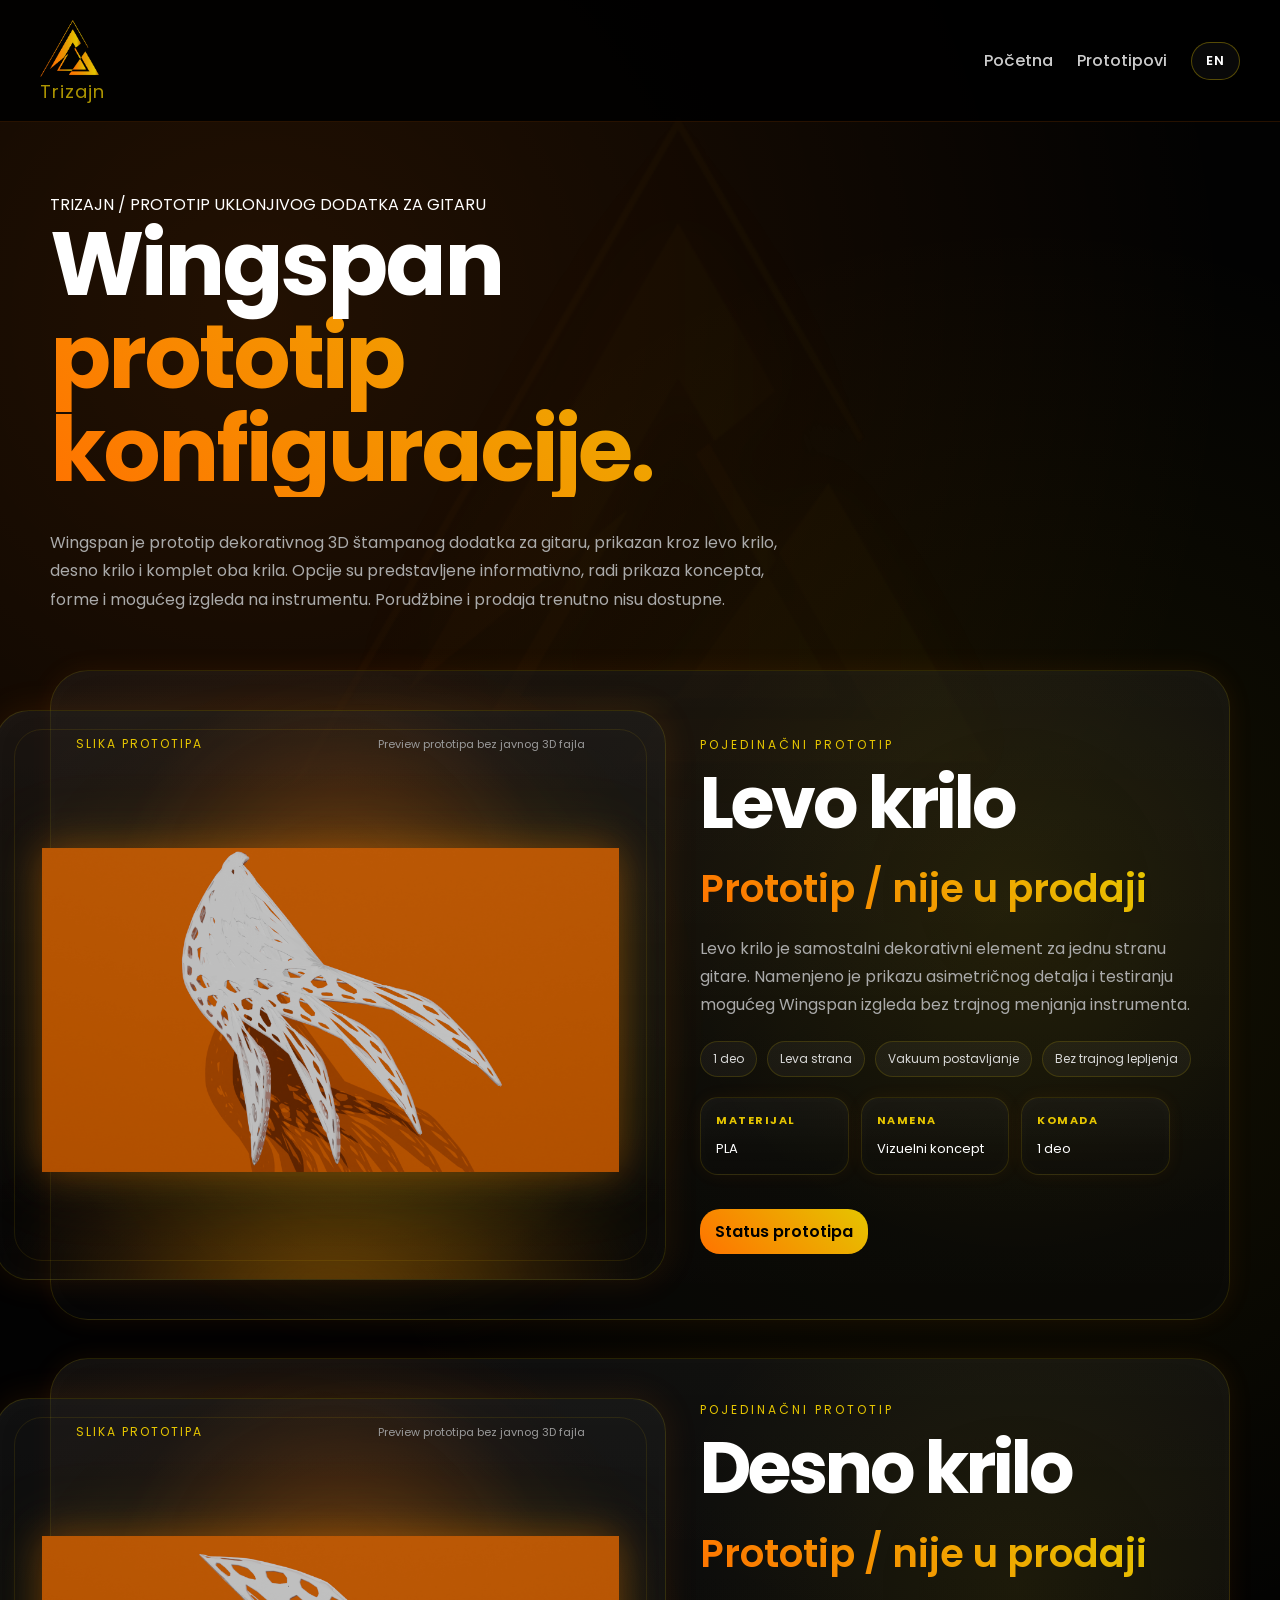
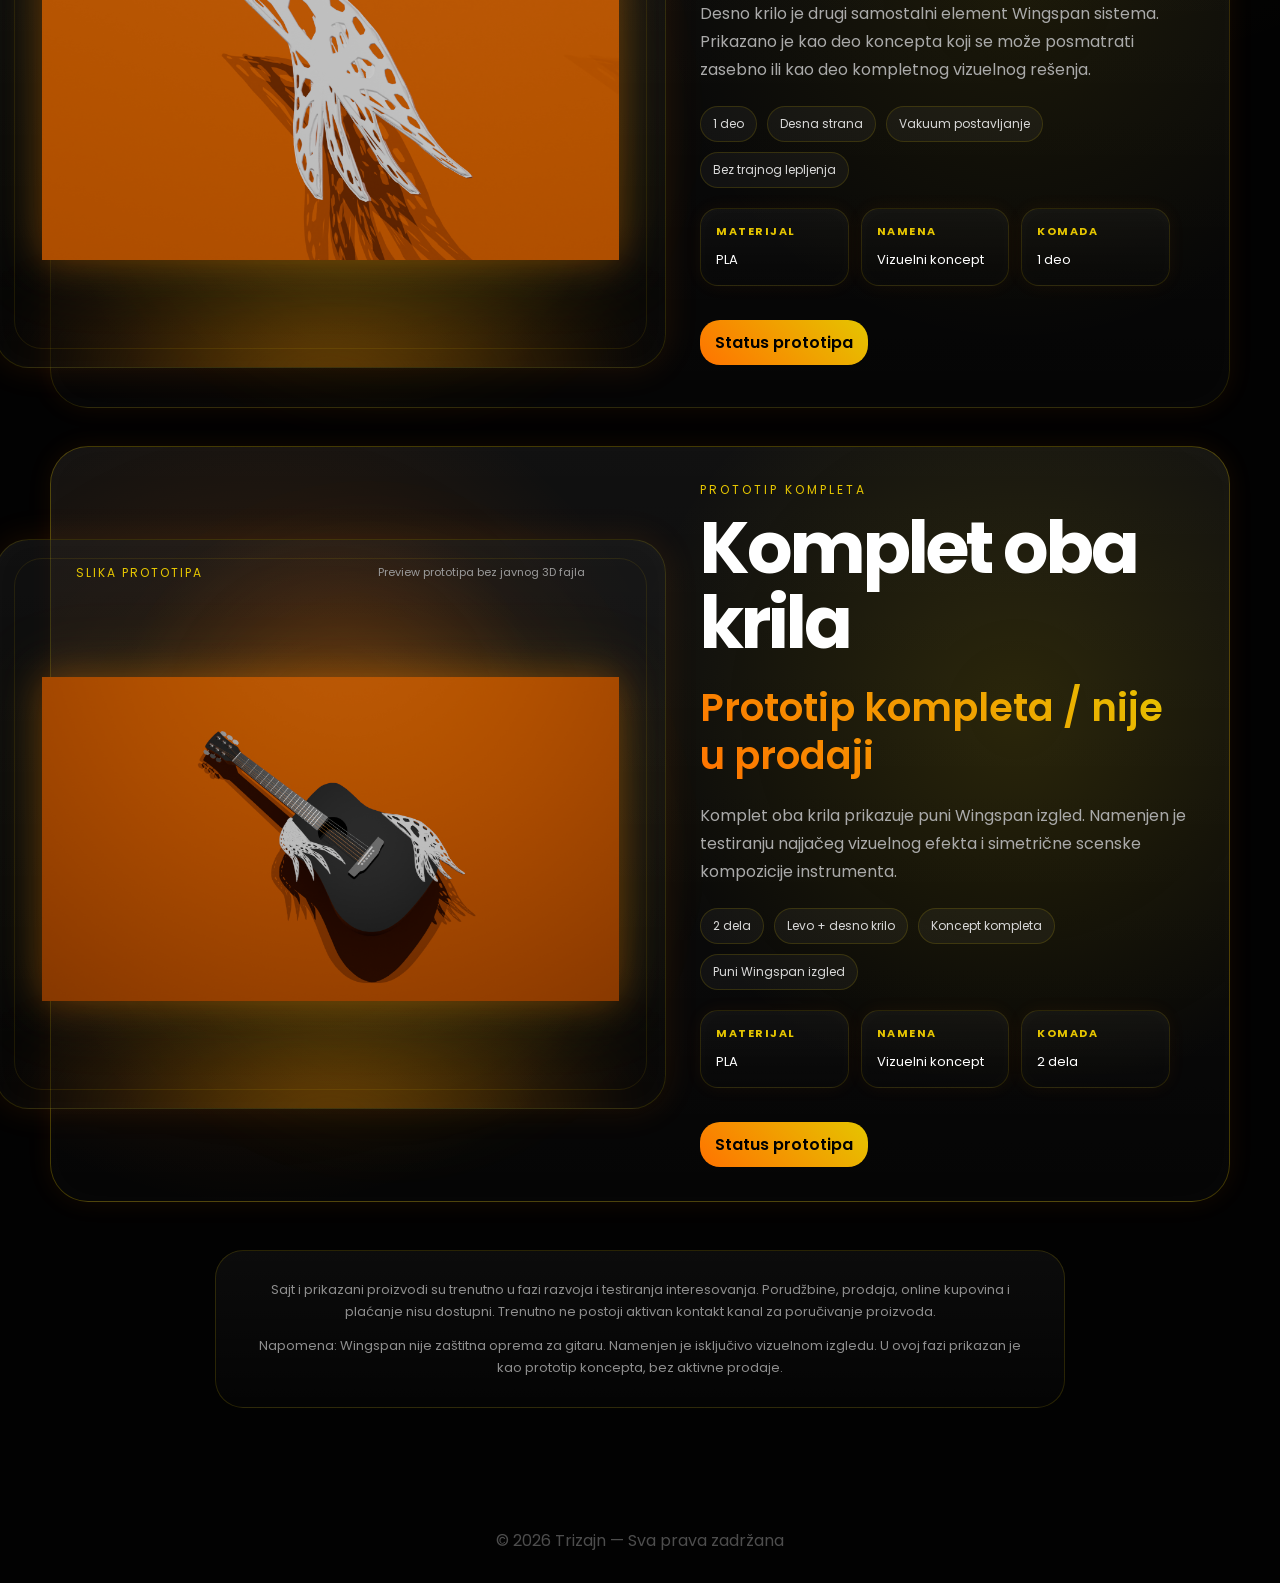
<file: product1.html>
<!DOCTYPE html>
<html lang="sr">

<head>
    <meta charset="UTF-8">
    <meta name="viewport" content="width=device-width, initial-scale=1.0">
    <title>Wingspan prototipovi za gitaru | Trizajn</title>

    <link rel="stylesheet" href="style.css">

    <link href="https://fonts.googleapis.com/css2?family=Poppins:wght@300;400;600;700&display=swap" rel="stylesheet">
</head>

<body class="catalog-page">

<header>
    <div class="logo-container">
        <img src="slike/TrizajnLogoSajt.png" alt="Trizajn logo" class="logo-img">
        <div class="logo-text">Trizajn</div>
    </div>

    <nav>
        <a href="index.html" data-i18n="nav.home">Početna</a>
        <a href="product1.html" data-i18n="nav.products">Prototipovi</a>
        <button class="lang-btn" id="langToggle" type="button" aria-label="Switch language">EN</button>
    </nav>
</header>

<main class="products-editorial product-offers-page">

    <section class="offers-intro">
        <p class="catalog-label" data-i18n="offers.label">
            TRIZAJN / PROTOTIP UKLONJIVOG DODATKA ZA GITARU
        </p>

        <h1 data-i18n-html="offers.title">
            Wingspan
            <span>prototip konfiguracije.</span>
        </h1>

        <p data-i18n="offers.description">
            Wingspan je prototip dekorativnog 3D štampanog dodatka za gitaru,
            prikazan kroz levo krilo, desno krilo i komplet oba krila. Opcije su
            predstavljene informativno, radi prikaza koncepta, forme i mogućeg izgleda
            na instrumentu. Porudžbine i prodaja trenutno nisu dostupne.
        </p>
    </section>

    <section class="offers-list">

        <article class="offer-row">
            <div class="offer-visual">
                <div class="offer-glow"></div>

                <div class="offer-image-card">
                    <div class="offer-image-label">
                        <span data-i18n="offers.previewLabel">Slika prototipa</span>
                        <small data-i18n="offers.previewNote">Preview prototipa bez javnog 3D fajla</small>
                    </div>

                    <img
                        src="slike/leftwing.png"
                        alt="Wingspan levo krilo za gitaru"
                        class="offer-product-img"
                        loading="lazy"
                        decoding="async">
                </div>
            </div>

            <div class="offer-copy">
                <p class="offer-kicker" data-i18n="offers.left.kicker">
                    Pojedinačni prototip
                </p>

                <h2 data-i18n="offers.left.title">
                    Levo krilo
                </h2>

                <p class="price offer-price" data-i18n="offers.left.price">
                    Prototip / nije u prodaji
                </p>

                <p data-i18n="offers.left.description">
                    Levo krilo je samostalni dekorativni element za jednu stranu gitare.
                    Namenjeno je prikazu asimetričnog detalja i testiranju mogućeg
                    Wingspan izgleda bez trajnog menjanja instrumenta.
                </p>

                <div class="product-highlights">
                    <span data-i18n="offers.left.featureOne">1 deo</span>
                    <span data-i18n="offers.left.featureTwo">Leva strana</span>
                    <span data-i18n="offers.left.featureThree">Vakuum postavljanje</span>
                    <span data-i18n="offers.left.featureFour">Bez trajnog lepljenja</span>
                </div>

                <div class="product-info-grid">
                    <div>
                        <strong data-i18n="offers.info.materialLabel">Materijal</strong>
                        <span data-i18n="offers.info.materialValue">PLA</span>
                    </div>

                    <div>
                        <strong data-i18n="offers.info.purposeLabel">Namena</strong>
                        <span data-i18n="offers.info.purposeValue">Vizuelni koncept</span>
                    </div>

                    <div>
                        <strong data-i18n="offers.left.partsLabel">Komada</strong>
                        <span data-i18n="offers.left.partsValue">1 deo</span>
                    </div>
                </div>

                <a href="#prototype-note" class="btn" data-i18n="offers.contact">
                    Status prototipa
                </a>
            </div>
        </article>

        <article class="offer-row">
            <div class="offer-visual">
                <div class="offer-glow"></div>

                <div class="offer-image-card">
                    <div class="offer-image-label">
                        <span data-i18n="offers.previewLabel">Slika prototipa</span>
                        <small data-i18n="offers.previewNote">Preview prototipa bez javnog 3D fajla</small>
                    </div>

                    <img
                        src="slike/rightwing.png"
                        alt="Wingspan desno krilo za gitaru"
                        class="offer-product-img"
                        loading="lazy"
                        decoding="async">
                </div>
            </div>

            <div class="offer-copy">
                <p class="offer-kicker" data-i18n="offers.right.kicker">
                    Pojedinačni prototip
                </p>

                <h2 data-i18n="offers.right.title">
                    Desno krilo
                </h2>

                <p class="price offer-price" data-i18n="offers.right.price">
                    Prototip / nije u prodaji
                </p>

                <p data-i18n="offers.right.description">
                    Desno krilo je drugi samostalni element Wingspan sistema.
                    Prikazano je kao deo koncepta koji se može posmatrati zasebno
                    ili kao deo kompletnog vizuelnog rešenja.
                </p>

                <div class="product-highlights">
                    <span data-i18n="offers.right.featureOne">1 deo</span>
                    <span data-i18n="offers.right.featureTwo">Desna strana</span>
                    <span data-i18n="offers.right.featureThree">Vakuum postavljanje</span>
                    <span data-i18n="offers.right.featureFour">Bez trajnog lepljenja</span>
                </div>

                <div class="product-info-grid">
                    <div>
                        <strong data-i18n="offers.info.materialLabel">Materijal</strong>
                        <span data-i18n="offers.info.materialValue">PLA</span>
                    </div>

                    <div>
                        <strong data-i18n="offers.info.purposeLabel">Namena</strong>
                        <span data-i18n="offers.info.purposeValue">Vizuelni koncept</span>
                    </div>

                    <div>
                        <strong data-i18n="offers.right.partsLabel">Komada</strong>
                        <span data-i18n="offers.right.partsValue">1 deo</span>
                    </div>
                </div>

                <a href="#prototype-note" class="btn" data-i18n="offers.contact">
                    Status prototipa
                </a>
            </div>
        </article>

        <article class="offer-row bundle-offer">
            <div class="offer-visual">
                <div class="offer-glow"></div>

                <div class="offer-image-card">
                    <div class="offer-image-label">
                        <span data-i18n="offers.previewLabel">Slika prototipa</span>
                        <small data-i18n="offers.previewNote">Preview prototipa bez javnog 3D fajla</small>
                    </div>

                    <img
                        src="slike/g1.png"
                        alt="Wingspan komplet oba krila za gitaru"
                        class="offer-product-img"
                        loading="lazy"
                        decoding="async">
                </div>
            </div>

            <div class="offer-copy">
                <p class="offer-kicker" data-i18n="offers.bundle.kicker">
                    Prototip kompleta
                </p>

                <h2 data-i18n="offers.bundle.title">
                    Komplet oba krila
                </h2>

                <p class="price offer-price" data-i18n="offers.bundle.price">
                    Prototip kompleta / nije u prodaji
                </p>

                <p data-i18n="offers.bundle.description">
                    Komplet oba krila prikazuje puni Wingspan izgled. Namenjen je
                    testiranju najjačeg vizuelnog efekta i simetrične scenske
                    kompozicije instrumenta.
                </p>

                <div class="product-highlights">
                    <span data-i18n="offers.bundle.featureOne">2 dela</span>
                    <span data-i18n="offers.bundle.featureTwo">Levo + desno krilo</span>
                    <span data-i18n="offers.bundle.featureThree">Koncept kompleta</span>
                    <span data-i18n="offers.bundle.featureFour">Puni Wingspan izgled</span>
                </div>

                <div class="product-info-grid">
                    <div>
                        <strong data-i18n="offers.info.materialLabel">Materijal</strong>
                        <span data-i18n="offers.info.materialValue">PLA</span>
                    </div>

                    <div>
                        <strong data-i18n="offers.info.purposeLabel">Namena</strong>
                        <span data-i18n="offers.info.purposeValue">Vizuelni koncept</span>
                    </div>

                    <div>
                        <strong data-i18n="offers.bundle.partsLabel">Komada</strong>
                        <span data-i18n="offers.bundle.partsValue">2 dela</span>
                    </div>
                </div>

                <a href="#prototype-note" class="btn" data-i18n="offers.contact">
                    Status prototipa
                </a>
            </div>
        </article>

    </section>

    <section id="prototype-note" class="offer-order-note">
        <p data-i18n="offers.orderNote">
            Sajt i prikazani proizvodi su trenutno u fazi razvoja i testiranja interesovanja.
            Porudžbine, prodaja, online kupovina i plaćanje nisu dostupni. Trenutno ne postoji
            aktivan kontakt kanal za poručivanje proizvoda.
        </p>

        <p data-i18n="offers.fitNote">
            Napomena: Wingspan nije zaštitna oprema za gitaru. Namenjen je isključivo
            vizuelnom izgledu. U ovoj fazi prikazan je kao prototip koncepta, bez aktivne prodaje.
        </p>
    </section>

</main>

<footer data-i18n="footer.rights">
    © 2026 Trizajn — Sva prava zadržana
</footer>

<script src="language.js"></script>

</body>
</html>
</file>
<file: style.css>
/* RESET */
* {
    margin: 0;
    padding: 0;
    box-sizing: border-box;
}

/* GLOBAL */
:root {
    --accent: linear-gradient(45deg, #FF7300, #E5C500);
    --accent-solid: #E5C500;
    --yellow: #E5C500;
    --text-muted: #aaa;
}

html {
    scroll-behavior: smooth;
}

body {
    font-family: 'Poppins', sans-serif;
    background: #000;
    color: #fff;
    overflow-x: hidden;
}

/* BACKGROUND LOGO */
body::before {
    content: "";
    position: fixed;
    top: 50%;
    left: 50%;

    width: 700px;
    height: 700px;

    background: url("slike/TrizajnLogoSajt.png") no-repeat center;
    background-size: contain;

    opacity: 0.08;
    pointer-events: none;
    z-index: 0;

    transform: translate(-50%, -50%);

    filter:
        drop-shadow(0 0 20px rgba(255,115,0,0.5))
        drop-shadow(0 0 40px rgba(229,197,0,0.4))
        drop-shadow(0 0 80px rgba(255,115,0,0.3));

    animation: logoGlow 10s ease-in-out infinite;
}

body.home-page::before {
    opacity: 0.035;
}

body.catalog-page::before {
    opacity: 0.025;
}

/* COMMON LAYERS */
header,
.trizajn-home,
.products-editorial,
footer {
    position: relative;
    z-index: 1;
}

/* HEADER */
header {
    display: flex;
    justify-content: space-between;
    align-items: center;

    padding: 20px 40px;

    background: rgba(0,0,0,0.9);
    border-bottom: 1px solid rgba(255,115,0,0.15);
}

.logo-container {
    display: flex;
    flex-direction: column;
    align-items: flex-start;
    line-height: 1;
}

.logo-img {
    height: 57px;
    width: auto;
    object-fit: contain;
}

.logo-text {
    margin-top: 6px;

    color: var(--yellow);
    font-size: 18px;
    letter-spacing: 1px;
    opacity: 0.75;
}

/* NAVIGATION */
nav {
    display: flex;
    align-items: center;
    gap: 24px;
}

nav a {
    color: #fff;
    text-decoration: none;
    opacity: 0.8;
    font-weight: 500;

    transition: 0.2s ease;
}

nav a:hover {
    color: var(--accent-solid);
    opacity: 1;
}

/* LANGUAGE BUTTON */
.lang-btn {
    padding: 8px 14px;

    border-radius: 999px;
    border: 1px solid rgba(229,197,0,0.35);

    background: rgba(255,255,255,0.035);
    color: #fff;

    font-family: 'Poppins', sans-serif;
    font-size: 13px;
    font-weight: 600;
    letter-spacing: 1px;

    cursor: pointer;

    transition:
        transform 0.22s ease,
        border-color 0.22s ease,
        box-shadow 0.22s ease,
        color 0.22s ease;
}

.lang-btn:hover {
    transform: translateY(-2px);
    color: var(--yellow);
    border-color: rgba(255,115,0,0.8);

    box-shadow:
        0 0 18px rgba(255,115,0,0.28),
        0 0 38px rgba(229,197,0,0.12);
}

.lang-btn:active {
    transform: scale(0.96);
}

/* BUTTONS */
.btn {
    display: inline-block;
    margin-top: 10px;
    padding: 10px 15px;

    border-radius: 20px;
    border: none;

    background: var(--accent);
    color: #000;

    text-decoration: none;
    font-weight: 600;
    cursor: pointer;

    transition: 0.2s ease;
}

.btn:hover {
    transform: scale(1.04);
}

.ghost-btn {
    display: inline-block;
    margin-top: 10px;
    padding: 10px 18px;

    border-radius: 22px;
    border: 1px solid rgba(229,197,0,0.35);

    background: rgba(255,255,255,0.03);
    color: #fff;
    text-decoration: none;

    transition: 0.25s ease;
}

.ghost-btn:hover {
    transform: translateY(-2px);
    border-color: rgba(255,115,0,0.8);
    box-shadow: 0 0 20px rgba(255,115,0,0.25);
}

/* PRICE */
.price {
    font-size: 20px;
    font-weight: 600;

    background: var(--accent);
    -webkit-background-clip: text;
    -webkit-text-fill-color: transparent;
}

/* FOOTER */
footer {
    text-align: center;
    padding: 30px;
    color: #4d4d4d;
}

/* HOME PAGE */
.trizajn-home {
    min-height: calc(100vh - 120px);
    overflow: hidden;
}

.trizajn-home::before,
.trizajn-home::after {
    content: "";
    position: absolute;
    pointer-events: none;
    z-index: 0;
}

.trizajn-home::before {
    width: 650px;
    height: 650px;
    right: -180px;
    top: 40px;

    background:
        radial-gradient(circle, rgba(255,115,0,0.35), transparent 60%),
        radial-gradient(circle, rgba(229,197,0,0.2), transparent 65%);

    filter: blur(45px);
}

.trizajn-home::after {
    width: 500px;
    height: 500px;
    left: -160px;
    bottom: -160px;

    background:
        radial-gradient(circle, rgba(229,197,0,0.18), transparent 65%),
        radial-gradient(circle, rgba(255,115,0,0.18), transparent 70%);

    filter: blur(55px);
}

.trizajn-hero {
    min-height: calc(100vh - 120px);
    max-width: 1400px;
    margin: 0 auto;
    padding: 70px 70px 40px;

    display: grid;
    grid-template-columns: 0.95fr 1.05fr;
    align-items: center;
    gap: 40px;

    position: relative;
    z-index: 1;
}

.hero-copy {
    max-width: 560px;
}

.eyebrow {
    margin-bottom: 25px;

    color: var(--yellow);
    font-size: 12px;
    letter-spacing: 4px;
    opacity: 0.9;
}

.hero-copy h1 {
    margin-bottom: 25px;

    font-size: clamp(46px, 6vw, 86px);
    line-height: 1.03;
    font-weight: 600;
}

.hero-copy h1 span {
    display: block;

    background: var(--accent);
    -webkit-background-clip: text;
    -webkit-text-fill-color: transparent;
}

.hero-description {
    max-width: 520px;
    margin-bottom: 30px;

    color: #b8b8b8;
    font-size: 17px;
    line-height: 1.8;
}

.hero-actions {
    display: flex;
    align-items: center;
    gap: 14px;

    margin-bottom: 45px;
}

.hero-stats {
    display: flex;
    flex-wrap: wrap;
    gap: 35px;
}

.hero-stats div {
    min-width: 80px;
}

.hero-stats strong {
    display: block;
    margin-bottom: 4px;

    color: #fff;
    font-size: 22px;
}

.hero-stats span {
    color: #999;
    font-size: 12px;
    letter-spacing: 1px;
    text-transform: uppercase;
}

/* HOME 3D VISUAL */
.hero-visual {
    min-height: 620px;

    display: flex;
    align-items: center;
    justify-content: center;

    position: relative;
    isolation: isolate;
}

.model-glow-shell {
    width: min(680px, 100%);
    height: 620px;

    display: flex;
    align-items: center;
    justify-content: center;

    position: relative;
    isolation: isolate;
}

.model-glow-shell::before {
    content: "";
    position: absolute;

    width: 560px;
    height: 560px;
    border-radius: 50%;

    background:
        radial-gradient(circle at 35% 35%, rgba(229,197,0,0.65), transparent 28%),
        radial-gradient(circle at 65% 45%, rgba(255,115,0,0.75), transparent 38%),
        radial-gradient(circle at 50% 70%, rgba(255,180,0,0.4), transparent 45%),
        radial-gradient(circle, rgba(255,115,0,0.25), transparent 70%);

    filter: blur(42px);
    opacity: 0.85;
    z-index: -2;

    animation: modelGlowPulse 6s ease-in-out infinite;
}

.model-glow-shell::after {
    content: "";
    position: absolute;

    width: 430px;
    height: 430px;
    border-radius: 50%;

    border: 1px solid rgba(229,197,0,0.22);

    box-shadow:
        0 0 35px rgba(255,115,0,0.35),
        inset 0 0 40px rgba(229,197,0,0.12);

    z-index: -1;

    animation: slowRotate 18s linear infinite;
}

.glow-model {
    width: 100%;
    height: 620px;

    background: transparent;

    filter:
        drop-shadow(0 0 18px rgba(255,115,0,0.35))
        drop-shadow(0 0 35px rgba(229,197,0,0.25));
}

/* HOME FLOATING CARDS */
.floating-card {
    position: absolute;
    min-width: 160px;
    padding: 16px 18px;

    border-radius: 18px;
    border: 1px solid rgba(229,197,0,0.18);

    background: rgba(10,10,10,0.62);
    backdrop-filter: blur(18px);

    box-shadow:
        0 0 25px rgba(255,115,0,0.12),
        inset 0 0 18px rgba(255,255,255,0.03);

    z-index: 4;
}

.floating-card span {
    display: block;
    margin-bottom: 7px;

    color: var(--yellow);
    font-size: 11px;
    letter-spacing: 1.5px;
    text-transform: uppercase;
}

.floating-card strong {
    color: #fff;
    font-size: 15px;
    font-weight: 500;
}

.card-top {
    top: 95px;
    right: 40px;
}

.card-middle {
    left: 20px;
    top: 260px;
}

.card-bottom {
    right: 95px;
    bottom: 105px;
}

/* HOME ORBIT LINES */
.orbit-line {
    position: absolute;
    border: 1px solid rgba(229,197,0,0.13);
    border-radius: 50%;
    z-index: -1;
}

.orbit-one {
    width: 620px;
    height: 300px;
    transform: rotate(-18deg);
}

.orbit-two {
    width: 470px;
    height: 220px;
    transform: rotate(28deg);
    border-color: rgba(255,115,0,0.16);
}

/* HOME MINI INFO */
.mini-info {
    max-width: 900px;
    margin: 0 auto 70px;
    padding: 0 30px;

    position: relative;
    z-index: 1;

    text-align: center;
}

.mini-info p {
    color: var(--text-muted);
    font-size: 16px;
    line-height: 1.8;
}

/* PRODUCT PAGE BACKGROUND */
.catalog-page {
    background:
        radial-gradient(circle at 20% 10%, rgba(255,115,0,0.13), transparent 32%),
        radial-gradient(circle at 80% 30%, rgba(229,197,0,0.08), transparent 30%),
        #020202;
}

.products-editorial {
    overflow: visible;
}

/* PRODUCT HERO */
/* PRODUCT OFFERS PAGE */
.product-offers-page {
    max-width: 1500px;
    margin: 0 auto;
    padding: 70px 50px 90px;

    overflow: visible;
}

/* PRODUCT OFFERS INTRO */
.offers-intro {
    max-width: 900px;
    margin-bottom: 55px;
}

.offers-intro h1 {
    margin-bottom: 25px;

    font-size: clamp(48px, 7vw, 112px);
    line-height: 0.88;
    letter-spacing: -5px;
    font-weight: 700;
}

.offers-intro h1 span {
    display: block;

    background: var(--accent);
    -webkit-background-clip: text;
    -webkit-text-fill-color: transparent;
}

.offers-intro p:not(.catalog-label) {
    max-width: 760px;

    color: var(--text-muted);
    font-size: 16px;
    line-height: 1.8;
}

/* PRODUCT OFFER ROWS */
.offers-list {
    display: flex;
    flex-direction: column;
    gap: 38px;
}

.offer-row {
    min-height: 650px;
    padding: 34px;

    display: grid;
    grid-template-columns: 1.08fr 0.92fr;
    align-items: center;
    gap: 34px;

    position: relative;
    overflow: hidden;

    border-radius: 38px;
    border: 1px solid rgba(229,197,0,0.15);

    background:
        radial-gradient(circle at 18% 45%, rgba(255,115,0,0.13), transparent 38%),
        radial-gradient(circle at 82% 35%, rgba(229,197,0,0.08), transparent 34%),
        linear-gradient(180deg, rgba(255,255,255,0.052), rgba(255,255,255,0.014)),
        rgba(0,0,0,0.42);

    box-shadow:
        0 0 26px rgba(255,115,0,0.08),
        inset 0 0 35px rgba(255,255,255,0.018);

    isolation: isolate;

    transition:
        transform 0.28s ease,
        border-color 0.28s ease,
        box-shadow 0.28s ease;
}

.offer-row:hover {
    transform: translateY(-6px);
    border-color: rgba(255,115,0,0.42);

    box-shadow:
        0 0 28px rgba(255,115,0,0.22),
        0 0 90px rgba(229,197,0,0.08),
        inset 0 0 35px rgba(255,255,255,0.02);
}

.bundle-offer {
    border-color: rgba(229,197,0,0.28);

    background:
        radial-gradient(circle at 18% 45%, rgba(255,115,0,0.18), transparent 40%),
        radial-gradient(circle at 82% 35%, rgba(229,197,0,0.14), transparent 36%),
        linear-gradient(180deg, rgba(255,255,255,0.065), rgba(255,255,255,0.016)),
        rgba(0,0,0,0.48);
}

/* OFFER VISUAL */
.offer-visual {
    min-height: 570px;

    display: flex;
    align-items: center;
    justify-content: center;

    position: relative;
    overflow: visible;
}

.offer-glow {
    position: absolute;

    width: 560px;
    height: 610px;
    border-radius: 50%;

    background:
        radial-gradient(circle at 48% 35%, rgba(255,115,0,0.30), transparent 38%),
        radial-gradient(circle at 54% 62%, rgba(229,197,0,0.18), transparent 52%),
        radial-gradient(circle, rgba(255,115,0,0.10), transparent 74%);

    filter: blur(58px);
    opacity: 0.85;

    z-index: -1;
    pointer-events: none;

    animation: showcaseGlowPulse 7s ease-in-out infinite;
}

.offer-3d-card {
    width: min(850px, 125%);
    height: 570px;
    margin-left: -90px;

    position: relative;
    overflow: visible;
    z-index: 3;

    border: none;
    outline: none;
    background: transparent;
}

.offer-3d-label {
    position: absolute;
    top: 24px;
    left: 80px;
    right: 80px;
    z-index: 5;

    display: flex;
    justify-content: space-between;
    align-items: center;
    gap: 12px;

    pointer-events: none;
}

.offer-3d-label span {
    color: var(--yellow);
    font-size: 12px;
    letter-spacing: 2px;
    text-transform: uppercase;
}

.offer-3d-label small {
    color: #9a9a9a;
    font-size: 11px;
}

.offer-glb-model {
    width: 100%;
    height: 100%;

    position: relative;
    z-index: 4;

    border: none;
    outline: none;
    background: transparent;

    --poster-color: transparent;
    --progress-bar-color: transparent;
    --progress-mask: transparent;

    filter:
        drop-shadow(0 0 18px rgba(255,115,0,0.32))
        drop-shadow(0 0 38px rgba(229,197,0,0.16));
}

.offer-glb-model:focus,
.offer-glb-model:focus-visible,
.offer-glb-model:active,
model-viewer:focus,
model-viewer:focus-visible,
model-viewer:active {
    border: none;
    outline: none;
}

/* OFFER TEXT */
.offer-copy {
    position: relative;
    z-index: 4;
}

.offer-kicker {
    margin-bottom: 12px;

    color: var(--yellow);
    font-size: 12px;
    letter-spacing: 3px;
    text-transform: uppercase;
}

.offer-copy h2 {
    margin-bottom: 18px;

    font-size: clamp(42px, 5.6vw, 92px);
    line-height: 0.9;
    letter-spacing: -4px;
    font-weight: 700;
}

.offer-price {
    display: inline-block;
    margin-bottom: 20px;

    font-size: clamp(26px, 3vw, 42px);
}

.offer-copy p:not(.offer-kicker):not(.price) {
    max-width: 520px;
    margin-bottom: 18px;

    color: var(--text-muted);
    line-height: 1.75;
}

/* PRODUCT TAGS */
.product-highlights {
    display: flex;
    flex-wrap: wrap;
    gap: 10px;

    margin: 22px 0 20px;
}

.product-highlights span {
    padding: 8px 12px;

    border-radius: 999px;
    border: 1px solid rgba(229,197,0,0.16);

    background: rgba(255,255,255,0.045);
    color: #d8d8d8;

    font-size: 12px;
}

/* PRODUCT INFO GRID */
.product-info-grid {
    max-width: 470px;
    margin: 0 0 24px;

    display: grid;
    grid-template-columns: repeat(3, 1fr);
    gap: 12px;
}

.product-info-grid div {
    padding: 14px 15px;

    border-radius: 18px;
    border: 1px solid rgba(229,197,0,0.14);

    background:
        linear-gradient(180deg, rgba(255,255,255,0.05), rgba(255,255,255,0.015)),
        rgba(0,0,0,0.32);

    box-shadow:
        inset 0 0 18px rgba(255,255,255,0.022),
        0 0 18px rgba(255,115,0,0.06);
}

.product-info-grid strong {
    display: block;
    margin-bottom: 6px;

    color: var(--yellow);
    font-size: 11px;
    letter-spacing: 1.5px;
    text-transform: uppercase;
}

.product-info-grid span {
    color: #fff;
    font-size: 13px;
}

/* ORDER NOTE */
.offer-order-note {
    max-width: 850px;
    margin: 48px auto 0;
    padding: 28px 30px;

    border-radius: 28px;
    border: 1px solid rgba(229,197,0,0.16);

    background:
        linear-gradient(180deg, rgba(255,255,255,0.045), rgba(255,255,255,0.012)),
        rgba(0,0,0,0.38);

    text-align: center;
}

.offer-order-note p {
    color: #8e8e8e;
    font-size: 13px;
    line-height: 1.7;
}

.offer-order-note p + p {
    margin-top: 12px;
}

/* ANIMATIONS */
@keyframes logoGlow {
    0%, 100% {
        opacity: 0.12;
        filter:
            drop-shadow(0 0 15px rgba(255,115,0,0.4))
            drop-shadow(0 0 30px rgba(229,197,0,0.3));
    }

    50% {
        opacity: 0.17;
        filter:
            drop-shadow(0 0 30px rgba(255,115,0,0.8))
            drop-shadow(0 0 60px rgba(229,197,0,0.7))
            drop-shadow(0 0 120px rgba(255,115,0,0.5));
    }
}

@keyframes modelGlowPulse {
    0%, 100% {
        transform: scale(0.95);
        opacity: 0.65;
    }

    50% {
        transform: scale(1.08);
        opacity: 0.95;
    }
}

@keyframes slowRotate {
    from {
        transform: rotate(0deg);
    }

    to {
        transform: rotate(360deg);
    }
}

@keyframes showcaseGlowPulse {
    0%, 100% {
        opacity: 0.72;
        transform: scale(1);
    }

    50% {
        opacity: 1;
        transform: scale(1.06);
    }
}

/* RESPONSIVE */
@media (max-width: 1050px) {
    .product-offers-page {
        padding: 55px 30px 80px;
    }

    .offers-intro {
        text-align: center;
        margin-left: auto;
        margin-right: auto;
    }

    .offers-intro p:not(.catalog-label) {
        margin-left: auto;
        margin-right: auto;
    }

    .offer-row {
        grid-template-columns: 1fr;
        text-align: center;

        min-height: auto;
        padding: 30px;
        gap: 10px;
    }

    .offer-visual {
        min-height: 560px;
    }

    .offer-3d-card {
        width: min(760px, 100vw);
        height: 560px;
        margin-left: 0;
    }

    .offer-copy p:not(.offer-kicker):not(.price),
    .product-info-grid {
        margin-left: auto;
        margin-right: auto;
    }

    .product-highlights {
        justify-content: center;
    }
}

@media (max-width: 1000px) {
    .trizajn-hero {
        grid-template-columns: 1fr;
        text-align: center;

        padding: 55px 25px 30px;
    }

    .hero-copy {
        max-width: 760px;
        margin: 0 auto;
    }

    .hero-description {
        margin-left: auto;
        margin-right: auto;
    }

    .hero-actions,
    .hero-stats {
        justify-content: center;
    }

    .hero-visual {
        min-height: 520px;
    }

    .model-glow-shell,
    .glow-model {
        height: 520px;
    }

    .card-middle {
        left: 5px;
    }

    .card-top {
        right: 5px;
    }
}

@media (max-width: 650px) {
    header {
        flex-direction: column;
        gap: 14px;

        padding: 18px 20px;
    }

    nav {
        flex-wrap: wrap;
        justify-content: center;
        gap: 18px;
    }

    .lang-btn {
        padding: 7px 13px;
        font-size: 12px;
    }

    .trizajn-hero {
        padding-top: 40px;
    }

    .hero-copy h1 {
        font-size: 42px;
    }

    .hero-description {
        font-size: 15px;
    }

    .hero-actions {
        flex-direction: column;
    }

    .hero-stats {
        gap: 22px;
        justify-content: center;
    }

    .hero-visual {
        min-height: 420px;
    }

    .model-glow-shell,
    .glow-model {
        height: 410px;
    }

    .model-glow-shell::before {
        width: 360px;
        height: 360px;
    }

    .model-glow-shell::after {
        width: 300px;
        height: 300px;
    }

    .floating-card {
        display: none;
    }

    .orbit-one,
    .orbit-two {
        width: 340px;
        height: 170px;
    }

    .product-offers-page {
        padding: 45px 20px 70px;
    }

    .offers-intro h1 {
        letter-spacing: -3px;
    }

    .offer-row {
        padding: 20px;
        border-radius: 28px;
    }

    .offer-visual {
        min-height: 430px;
    }

    .offer-3d-card {
        width: 112vw;
        height: 430px;
    }

    .offer-3d-label {
        top: 6px;
        left: 22px;
        right: 22px;

        flex-direction: column;
        justify-content: center;
        gap: 4px;

        text-align: center;
    }

    .offer-copy h2 {
        letter-spacing: -2px;
    }

    .product-info-grid {
        grid-template-columns: 1fr;
        max-width: 320px;
    }

    .offer-order-note {
        padding: 22px 20px;
        border-radius: 22px;
    }
}

/* ACCESSIBILITY */
@media (prefers-reduced-motion: reduce) {
    body::before,
    .model-glow-shell::before,
    .model-glow-shell::after,
    .offer-glow {
        animation: none;
    }

    .offer-row,
    .product-3d-card,
    .btn,
    .ghost-btn,
    .lang-btn {
        transition: none;
    }

    .offer-row:hover,
    .product-3d-card:hover,
    .btn:hover,
    .ghost-btn:hover,
    .lang-btn:hover {
        transform: none;
    }
}







/* FINAL RESPONSIVE FIXES */

/* Fix clipped headings on all screen sizes */
.offers-intro h1,
.offer-copy h2 {
    line-height: 1.04;
    overflow: visible;
    padding-bottom: 0.08em;
}

.offers-intro h1 {
    letter-spacing: -3px;
}

.offer-copy h2 {
    letter-spacing: -3px;
}

.offer-price,
.price {
    line-height: 1.25;
    padding-bottom: 0.05em;
}

/* Prevent 3D sections from being cut too aggressively */
.offer-row {
    overflow: visible;
}

.offer-visual {
    overflow: visible;
}

.offer-3d-card {
    max-width: 100%;
}

.offer-glb-model {
    max-width: 100%;
}

/* TABLET */
@media (max-width: 1050px) {
    .product-offers-page {
        padding: 55px 28px 80px;
    }

    .offers-intro {
        max-width: 820px;
        text-align: center;
        margin-left: auto;
        margin-right: auto;
        margin-bottom: 42px;
    }

    .offers-intro h1 {
        font-size: clamp(44px, 8vw, 78px);
        line-height: 1.05;
        letter-spacing: -3px;
    }

    .offers-intro p:not(.catalog-label) {
        max-width: 680px;
        margin-left: auto;
        margin-right: auto;
        font-size: 15px;
    }

    .offer-row {
        grid-template-columns: 1fr;
        text-align: center;

        min-height: auto;
        padding: 30px;
        gap: 8px;

        overflow: hidden;
    }

    .offer-visual {
        min-height: 500px;
        width: 100%;
        overflow: hidden;
    }

    .offer-3d-card {
        width: 100%;
        max-width: 720px;
        height: 500px;
        margin-left: auto;
        margin-right: auto;
    }

    .offer-3d-label {
        top: 18px;
        left: 45px;
        right: 45px;
    }

    .offer-copy {
        max-width: 680px;
        margin-left: auto;
        margin-right: auto;
    }

    .offer-copy h2 {
        font-size: clamp(42px, 8vw, 72px);
        line-height: 1.06;
        letter-spacing: -3px;
    }

    .offer-copy p:not(.offer-kicker):not(.price),
    .product-info-grid {
        margin-left: auto;
        margin-right: auto;
    }

    .product-highlights {
        justify-content: center;
    }
}

/* SMALL TABLET / LARGE PHONE */
@media (max-width: 768px) {
    .product-offers-page {
        padding: 45px 22px 70px;
    }

    .offers-intro h1 {
        font-size: clamp(40px, 10vw, 62px);
        line-height: 1.08;
        letter-spacing: -2px;
    }

    .offer-row {
        padding: 24px;
        border-radius: 30px;
    }

    .offer-visual {
        min-height: 430px;
    }

    .offer-3d-card {
        height: 430px;
        max-width: 620px;
    }

    .offer-copy h2 {
        font-size: clamp(38px, 9vw, 58px);
        line-height: 1.08;
        letter-spacing: -2px;
    }

    .offer-price {
        font-size: 30px;
    }

    .product-info-grid {
        grid-template-columns: 1fr;
        max-width: 360px;
    }
}

/* PHONE */
@media (max-width: 650px) {
    .product-offers-page {
        padding: 38px 16px 65px;
    }

    .offers-intro {
        margin-bottom: 32px;
    }

    .offers-intro h1 {
        font-size: 40px;
        line-height: 1.1;
        letter-spacing: -1.5px;
        padding-bottom: 0.12em;
    }

    .offers-intro p:not(.catalog-label) {
        font-size: 14px;
        line-height: 1.75;
    }

    .catalog-label {
        font-size: 10px;
        letter-spacing: 2.5px;
    }

    .offers-list {
        gap: 26px;
    }

    .offer-row {
        padding: 18px;
        border-radius: 26px;
        gap: 0;
        overflow: hidden;
    }

    .offer-visual {
        min-height: 350px;
        margin-left: -8px;
        margin-right: -8px;
    }

    .offer-glow {
        width: 330px;
        height: 380px;
        filter: blur(42px);
    }

    .offer-3d-card {
        width: 100%;
        height: 350px;
        max-width: 100%;
        margin-left: auto;
        margin-right: auto;
    }

    .offer-3d-label {
        top: 6px;
        left: 12px;
        right: 12px;

        flex-direction: column;
        gap: 3px;

        text-align: center;
    }

    .offer-3d-label span {
        font-size: 10px;
        letter-spacing: 1.5px;
    }

    .offer-3d-label small {
        font-size: 10px;
    }

    .offer-copy {
        padding-top: 4px;
    }

    .offer-kicker {
        font-size: 10px;
        letter-spacing: 2px;
        margin-bottom: 8px;
    }

    .offer-copy h2 {
        font-size: 36px;
        line-height: 1.12;
        letter-spacing: -1px;
        padding-bottom: 0.08em;
        margin-bottom: 12px;
    }

    .offer-price {
        font-size: 27px;
        line-height: 1.25;
        margin-bottom: 14px;
    }

    .offer-copy p:not(.offer-kicker):not(.price) {
        font-size: 13px;
        line-height: 1.7;
        margin-bottom: 15px;
    }

    .product-highlights {
        gap: 8px;
        margin: 18px 0 18px;
    }

    .product-highlights span {
        font-size: 11px;
        padding: 7px 10px;
    }

    .product-info-grid {
        grid-template-columns: 1fr;
        max-width: 300px;
        gap: 9px;
    }

    .product-info-grid div {
        padding: 12px 13px;
        border-radius: 15px;
    }

    .btn {
        padding: 10px 14px;
        font-size: 13px;
        border-radius: 18px;
    }

    .offer-order-note {
        margin-top: 34px;
        padding: 20px 16px;
        border-radius: 22px;
    }

    .offer-order-note p {
        font-size: 12px;
    }
}

/* VERY SMALL PHONES */
@media (max-width: 390px) {
    .offers-intro h1 {
        font-size: 35px;
    }

    .offer-copy h2 {
        font-size: 32px;
    }

    .offer-price {
        font-size: 24px;
    }

    .offer-visual {
        min-height: 315px;
    }

    .offer-3d-card {
        height: 315px;
    }

    .product-offers-page {
        padding-left: 12px;
        padding-right: 12px;
    }

    .offer-row {
        padding: 15px;
    }
}











/* PRODUCT IMAGE PREVIEW — REPLACEMENT FOR GLB MODEL VIEWER */

.offer-image-card {
    width: min(850px, 125%);
    height: 570px;
    margin-left: -90px;

    position: relative;
    overflow: hidden;
    z-index: 3;

    border-radius: 34px;
    border: 1px solid rgba(229,197,0,0.16);

    background:
        radial-gradient(circle at 50% 32%, rgba(255,115,0,0.18), transparent 42%),
        radial-gradient(circle at 50% 70%, rgba(229,197,0,0.11), transparent 50%),
        linear-gradient(180deg, rgba(255,255,255,0.06), rgba(255,255,255,0.015)),
        rgba(0,0,0,0.38);

    box-shadow:
        0 0 35px rgba(255,115,0,0.11),
        inset 0 0 28px rgba(255,255,255,0.025);

    isolation: isolate;
}

.offer-image-card::before {
    content: "";
    position: absolute;
    inset: 18px;

    border-radius: 28px;
    border: 1px solid rgba(229,197,0,0.10);

    pointer-events: none;
    z-index: 2;
}

.offer-image-card::after {
    content: "";
    position: absolute;
    inset: auto -20% -35% -20%;

    height: 45%;

    background:
        radial-gradient(circle at 50% 0%, rgba(255,115,0,0.26), transparent 62%),
        radial-gradient(circle at 50% 10%, rgba(229,197,0,0.16), transparent 58%);

    filter: blur(35px);
    pointer-events: none;
    z-index: 1;
}

.offer-image-label {
    position: absolute;
    top: 24px;
    left: 80px;
    right: 80px;
    z-index: 5;

    display: flex;
    justify-content: space-between;
    align-items: center;
    gap: 12px;

    pointer-events: none;
}

.offer-image-label span {
    color: var(--yellow);
    font-size: 12px;
    letter-spacing: 2px;
    text-transform: uppercase;
}

.offer-image-label small {
    color: #9a9a9a;
    font-size: 11px;
}

.offer-product-img {
    width: 100%;
    height: 100%;

    display: block;
    position: relative;
    z-index: 3;

    object-fit: contain;
    object-position: center;

    padding: 72px 46px 42px;

    border: none;
    outline: none;

    filter:
        drop-shadow(0 0 18px rgba(255,115,0,0.30))
        drop-shadow(0 0 35px rgba(229,197,0,0.14));

    transform: scale(1);
    transition:
        transform 0.35s ease,
        filter 0.35s ease;
}

.offer-row:hover .offer-product-img {
    transform: scale(1.035);

    filter:
        drop-shadow(0 0 22px rgba(255,115,0,0.38))
        drop-shadow(0 0 42px rgba(229,197,0,0.18));
}

.offer-product-img:focus,
.offer-product-img:focus-visible,
.offer-product-img:active {
    border: none;
    outline: none;
}

/* TABLET IMAGE FIX */
@media (max-width: 1050px) {
    .offer-image-card {
        width: 100%;
        max-width: 720px;
        height: 500px;
        margin-left: auto;
        margin-right: auto;
    }

    .offer-product-img {
        padding: 72px 38px 40px;
    }
}

/* SMALL TABLET IMAGE FIX */
@media (max-width: 768px) {
    .offer-image-card {
        height: 430px;
        max-width: 620px;
    }

    .offer-product-img {
        padding: 68px 30px 34px;
    }
}

/* PHONE IMAGE FIX */
@media (max-width: 650px) {
    .offer-image-card {
        width: 100%;
        height: 350px;
        max-width: 100%;
        margin-left: auto;
        margin-right: auto;

        border-radius: 24px;
    }

    .offer-image-card::before {
        inset: 10px;
        border-radius: 20px;
    }

    .offer-image-label {
        top: 10px;
        left: 12px;
        right: 12px;

        flex-direction: column;
        gap: 3px;

        text-align: center;
    }

    .offer-image-label span {
        font-size: 10px;
        letter-spacing: 1.5px;
    }

    .offer-image-label small {
        font-size: 10px;
    }

    .offer-product-img {
        padding: 56px 18px 24px;
    }
}

/* VERY SMALL PHONES IMAGE FIX */
@media (max-width: 390px) {
    .offer-image-card {
        height: 315px;
    }

    .offer-product-img {
        padding: 52px 14px 22px;
    }
}
</file>
